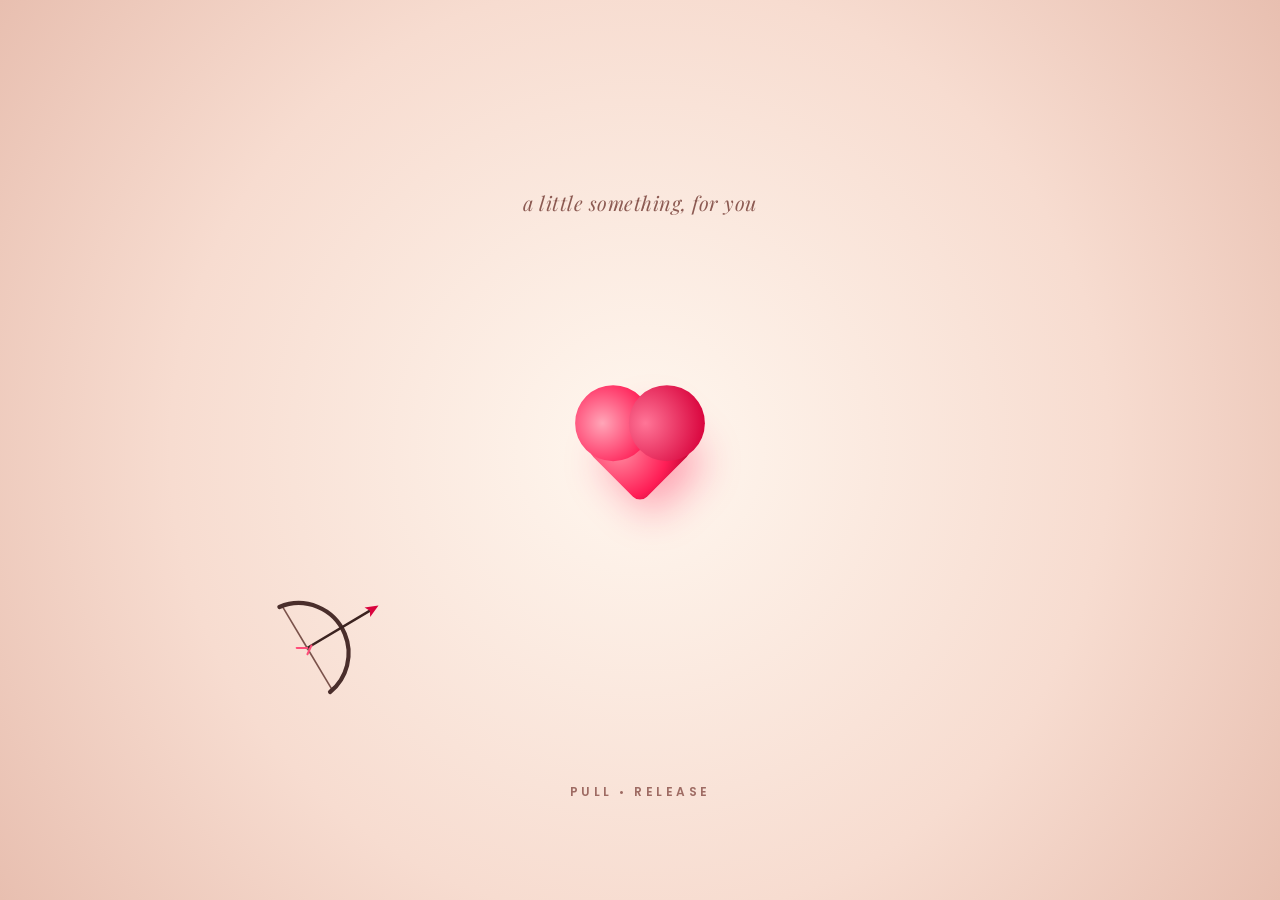
<file: index.html>
<!DOCTYPE html>
<html lang="en">
<head>
  <meta charset="UTF-8">
  <meta name="viewport" content="width=device-width, initial-scale=1.0">
  <title>Birthday Gift 🎁</title>
  <link href="https://fonts.googleapis.com/css2?family=Great+Vibes&family=Playfair+Display:ital,wght@0,600;0,700;1,400;1,600&family=Poppins:wght@300;400;600&display=swap" rel="stylesheet">
  <style>
    * {
      margin: 0;
      padding: 0;
      box-sizing: border-box;
      user-select: none;
    }

    body {
      width: 100vw;
      height: 100vh;
      overflow: hidden;
      font-family: 'Poppins', sans-serif;
      background: radial-gradient(circle at center, #fff7ef 0%, #f7dcd0 60%, #e8bfb0 100%);
    }

    .scene {
      position: absolute;
      inset: 0;
      display: flex;
      flex-direction: column;
      align-items: center;
      justify-content: center;
      opacity: 0;
      pointer-events: none;
      transition: opacity 1.1s cubic-bezier(0.4, 0, 0.2, 1);
    }

    .scene.active {
      opacity: 1;
      pointer-events: auto;
    }

    /* সিন ১ */
    .top-hint {
      position: absolute;
      top: 21%;
      font-family: 'Playfair Display', serif;
      font-style: italic;
      font-size: 1.25rem;
      color: #8c5a52;
      letter-spacing: 0.5px;
    }

    .bottom-hint {
      position: absolute;
      bottom: 11%;
      font-size: 0.75rem;
      letter-spacing: 3.5px;
      color: #9e6b63;
      font-weight: 600;
      animation: pulseText 2s ease-in-out infinite;
    }

    @keyframes pulseText {
      0%, 100% { opacity: 0.55; }
      50% { opacity: 1; }
    }

    /* পারফেক্ট শেপের ৩ডি হার্ট */
    .heart-wrapper {
      position: relative;
      width: 76px;
      height: 76px;
      animation: heartBeat 2.2s ease-in-out infinite;
      transition: transform 1.25s cubic-bezier(0.65, 0, 0.35, 1);
      z-index: 5;
    }

    .heart-wrapper.zoom-in {
      animation: none;
      transform: scale(50);
    }

    .heart {
      position: absolute;
      inset: 0;
      background: radial-gradient(circle at 30% 30%, #ff8fa3, #ff1e56 65%, #b8002e);
      transform: rotate(-45deg);
      border-radius: 10px;
      box-shadow: 0 18px 40px rgba(255, 30, 86, 0.4);
    }

    .heart::before,
    .heart::after {
      content: "";
      position: absolute;
      width: 76px;
      height: 76px;
      border-radius: 50%;
    }

    .heart::before {
      top: -38px;
      left: 0;
      background: radial-gradient(circle at 40% 40%, #ffa6b8, #ff1e56 75%);
    }

    .heart::after {
      left: 38px;
      top: 0;
      background: radial-gradient(circle at 30% 30%, #ff7597, #d9043d 80%);
    }

    @keyframes heartBeat {
      0%, 100% { transform: scale(1); }
      14% { transform: scale(1.13); }
      28% { transform: scale(1); }
      42% { transform: scale(1.08); }
    }

    #bowCanvas {
      position: absolute;
      inset: 0;
      z-index: 10;
      cursor: grab;
    }

    #bowCanvas:active {
      cursor: grabbing;
    }

    /* সিন ২: স্মুথ উইশ স্ক্রিন */
    #scene-wish {
      background: radial-gradient(circle at center, #ff2a5f 0%, #d9043d 100%);
      color: #fff;
      text-align: center;
      z-index: 20;
    }

    .wish-content {
      transform: scale(0.92);
      opacity: 0;
      transition: all 1.1s cubic-bezier(0.22, 1, 0.36, 1);
    }

    #scene-wish.active .wish-content {
      transform: scale(1);
      opacity: 1;
    }

    .sub-wish {
      font-family: 'Playfair Display', serif;
      font-style: italic;
      font-size: 1.25rem;
      opacity: 0.92;
      margin-bottom: 12px;
      letter-spacing: 0.5px;
    }

    .main-wish {
      font-family: 'Playfair Display', serif;
      font-size: clamp(3.2rem, 8.5vw, 5.8rem);
      line-height: 1.05;
      font-weight: 700;
      text-shadow: 0 12px 30px rgba(0, 0, 0, 0.16);
    }

    .bottom-wish-note {
      margin-top: 18px;
      font-family: 'Playfair Display', serif;
      font-style: italic;
      font-size: 1.05rem;
      opacity: 0.85;
    }

    /* সিন ৩: ভরাট হার্ট গাছ */
    #scene-tree {
      background: radial-gradient(circle at 68% 45%, #fff9f2 0%, #f8dfd3 65%, #e9c2b2 100%);
      z-index: 30;
    }

    #treeCanvas {
      position: absolute;
      inset: 0;
      width: 100%;
      height: 100%;
    }

    .left-message {
      position: absolute;
      left: 8%;
      top: 45%;
      transform: translateY(-50%);
      z-index: 35;
      opacity: 0;
      transition: all 1.4s cubic-bezier(0.22, 1, 0.36, 1);
    }

    #scene-tree.active .left-message {
      opacity: 1;
      transition-delay: 1.4s;
    }

    .small-italic {
      font-family: 'Playfair Display', serif;
      font-style: italic;
      color: #8c5a52;
      font-size: 1.05rem;
      margin-bottom: 4px;
    }

    .script-title {
      font-family: 'Great Vibes', cursive;
      font-size: clamp(3rem, 6.5vw, 5rem);
      color: #c2183b;
      line-height: 1.1;
      font-weight: 400;
      text-shadow: 0 4px 15px rgba(194, 24, 59, 0.15);
    }

    .sub-note {
      margin-top: 8px;
      font-family: 'Playfair Display', serif;
      font-style: italic;
      font-size: 1rem;
      color: #754a43;
    }

    .replay-btn {
      margin-top: 24px;
      padding: 8px 22px;
      border: 1.5px solid #c2183b;
      background: rgba(255, 255, 255, 0.35);
      backdrop-filter: blur(4px);
      color: #c2183b;
      border-radius: 25px;
      font-family: 'Poppins', sans-serif;
      font-size: 0.82rem;
      font-weight: 500;
      cursor: pointer;
      transition: all 0.35s ease;
    }

    .replay-btn:hover {
      background: #c2183b;
      color: #fff;
      transform: translateY(-2px);
      box-shadow: 0 6px 18px rgba(194, 24, 59, 0.25);
    }

    @media (max-width: 768px) {
      .left-message {
        top: 15%;
        left: 50%;
        transform: translate(-50%, 0);
        text-align: center;
        width: 90%;
      }
    }
  </style>
</head>
<body>

  <!-- সিন ১ -->
  <div id="scene-bow" class="scene active">
    <p class="top-hint">a little something, for you</p>
    <div id="target-heart" class="heart-wrapper">
      <div class="heart"></div>
    </div>
    <canvas id="bowCanvas"></canvas>
    <p class="bottom-hint">PULL &bull; RELEASE</p>
  </div>

  <!-- সিন ২ -->
  <div id="scene-wish" class="scene">
    <div class="wish-content">
      <p class="sub-wish">make a wish...</p>
      <h1 class="main-wish">Happy<br>Birthday</h1>
      <p class="bottom-wish-note">to someone worth celebrating</p>
    </div>
  </div>

  <!-- সিন ৩ -->
  <div id="scene-tree" class="scene">
    <div class="left-message">
      <p class="small-italic">and... make it count</p>
      <h2 class="script-title">Happy Birthday</h2>
      <p class="sub-note">here's to a year that blooms ✨</p>
      <button id="replayBtn" class="replay-btn">Replay ↺</button>
    </div>
    <canvas id="treeCanvas"></canvas>
  </div>

  <script>
    const sceneBow = document.getElementById('scene-bow');
    const sceneWish = document.getElementById('scene-wish');
    const sceneTree = document.getElementById('scene-tree');
    const targetHeart = document.getElementById('target-heart');
    const replayBtn = document.getElementById('replayBtn');

    const bowCanvas = document.getElementById('bowCanvas');
    const bCtx = bowCanvas.getContext('2d');

    let width, height;
    function resize() {
      width = bowCanvas.width = window.innerWidth;
      height = bowCanvas.height = window.innerHeight;
    }
    window.addEventListener('resize', resize);
    resize();

    let isDragging = false;
    let pullX = 0, pullY = 0;
    let smoothPullX = 0, smoothPullY = 0;
    let arrowFired = false;
    let arrowHit = false;
    let arrowPos = { x: 0, y: 0 };
    let arrowVel = { x: 0, y: 0 };
    let arrowAngle = -Math.PI / 4;
    let particles = [];

    function getBowOrigin() {
      return { x: width * 0.24, y: height * 0.72 };
    }

    function getHeartCenter() {
      return { x: width * 0.5, y: height * 0.5 };
    }

    function resetBow() {
      isDragging = false;
      pullX = 0; pullY = 0;
      smoothPullX = 0; smoothPullY = 0;
      arrowFired = false;
      arrowHit = false;
      particles = [];
      targetHeart.classList.remove('zoom-in');
      sceneBow.classList.add('active');
      sceneWish.classList.remove('active');
      sceneTree.classList.remove('active');
    }

    function startDrag(x, y) {
      if (arrowFired) return;
      const origin = getBowOrigin();
      if (Math.hypot(x - origin.x, y - origin.y) < 160) {
        isDragging = true;
      }
    }

    function moveDrag(x, y) {
      if (!isDragging || arrowFired) return;
      const origin = getBowOrigin();
      let dx = x - origin.x;
      let dy = y - origin.y;
      const maxPull = 95;
      const dist = Math.hypot(dx, dy);

      if (dist > maxPull) {
        dx = (dx / dist) * maxPull;
        dy = (dy / dist) * maxPull;
      }
      pullX = dx;
      pullY = dy;
    }

    function endDrag() {
      if (!isDragging || arrowFired) return;
      isDragging = false;
      const pullDist = Math.hypot(pullX, pullY);

      if (pullDist > 18) {
        arrowFired = true;
        const origin = getBowOrigin();
        arrowPos = { x: origin.x + smoothPullX, y: origin.y + smoothPullY };
        const speed = Math.min(pullDist * 0.34, 28);
        arrowVel = {
          x: -Math.cos(arrowAngle) * speed,
          y: -Math.sin(arrowAngle) * speed
        };
      } else {
        pullX = 0;
        pullY = 0;
      }
    }

    bowCanvas.addEventListener('mousedown', e => startDrag(e.clientX, e.clientY));
    window.addEventListener('mousemove', e => moveDrag(e.clientX, e.clientY));
    window.addEventListener('mouseup', endDrag);

    bowCanvas.addEventListener('touchstart', e => {
      const t = e.touches[0];
      startDrag(t.clientX, t.clientY);
    });
    window.addEventListener('touchmove', e => {
      const t = e.touches[0];
      moveDrag(t.clientX, t.clientY);
    });
    window.addEventListener('touchend', endDrag);

    function spawnHitParticles(x, y) {
      const colors = ['#ff1e56', '#ff7597', '#ffb3c6', '#ffd166', '#ffffff'];
      for (let i = 0; i < 28; i++) {
        const angle = Math.random() * Math.PI * 2;
        const speed = 1.5 + Math.random() * 4.5;
        particles.push({
          x, y,
          vx: Math.cos(angle) * speed,
          vy: Math.sin(angle) * speed,
          size: 3 + Math.random() * 4,
          alpha: 1,
          color: colors[Math.floor(Math.random() * colors.length)]
        });
      }
    }

    function drawBowAndArrow() {
      bCtx.clearRect(0, 0, width, height);
      if (!sceneBow.classList.contains('active')) return;

      // স্মুথ স্প্রিং ইফেক্টের জন্য ইন্টারপোলেশন
      smoothPullX += (pullX - smoothPullX) * 0.22;
      smoothPullY += (pullY - smoothPullY) * 0.22;

      const origin = getBowOrigin();
      const heart = getHeartCenter();

      if (!arrowFired) {
        if (isDragging && Math.hypot(smoothPullX, smoothPullY) > 5) {
          arrowAngle = Math.atan2(smoothPullY, smoothPullX);
        } else {
          const targetAngle = Math.atan2(origin.y - heart.y, origin.x - heart.x);
          arrowAngle += (targetAngle - arrowAngle) * 0.15;
        }
      }

      const aimAngle = arrowAngle + Math.PI;

      bCtx.save();
      bCtx.translate(origin.x, origin.y);
      bCtx.rotate(aimAngle);

      const bowRadius = 50;
      const pullBack = !arrowFired ? Math.hypot(smoothPullX, smoothPullY) : 0;

      // সুতা
      bCtx.beginPath();
      bCtx.moveTo(0, -bowRadius);
      bCtx.lineTo(-pullBack, 0);
      bCtx.lineTo(0, bowRadius);
      bCtx.strokeStyle = '#7a524b';
      bCtx.lineWidth = 1.6;
      bCtx.stroke();

      // ধনুক
      bCtx.beginPath();
      bCtx.arc(-10, 0, bowRadius, -Math.PI / 2.2, Math.PI / 2.2);
      bCtx.strokeStyle = '#4a2e2b';
      bCtx.lineWidth = 4.2;
      bCtx.lineCap = 'round';
      bCtx.stroke();

      if (!arrowFired) {
        drawSingleArrow(bCtx, -pullBack, 0);
      }
      bCtx.restore();

      if (arrowFired) {
        if (!arrowHit) {
          arrowPos.x += arrowVel.x;
          arrowPos.y += arrowVel.y;

          if (Math.hypot(arrowPos.x - heart.x, arrowPos.y - heart.y) < 42) {
            arrowHit = true;
            spawnHitParticles(heart.x, heart.y);
            triggerSequence();
          } else if (arrowPos.x > width + 100 || arrowPos.y < -100 || arrowPos.x < -100 || arrowPos.y > height + 100) {
            arrowFired = false;
            pullX = 0; pullY = 0;
            smoothPullX = 0; smoothPullY = 0;
          }
        }

        bCtx.save();
        bCtx.translate(arrowPos.x, arrowPos.y);
        bCtx.rotate(aimAngle);
        drawSingleArrow(bCtx, 0, 0);
        bCtx.restore();
      }

      // হিট স্পার্কল পার্টিকেল
      particles.forEach((p, idx) => {
        p.x += p.vx;
        p.y += p.vy;
        p.alpha -= 0.022;
        if (p.alpha <= 0) {
          particles.splice(idx, 1);
          return;
        }
        bCtx.save();
        bCtx.globalAlpha = p.alpha;
        bCtx.fillStyle = p.color;
        bCtx.beginPath();
        bCtx.arc(p.x, p.y, p.size, 0, Math.PI * 2);
        bCtx.fill();
        bCtx.restore();
      });

      requestAnimationFrame(drawBowAndArrow);
    }

    function drawSingleArrow(ctx, offsetX, offsetY) {
      const len = 76;
      ctx.beginPath();
      ctx.moveTo(offsetX, offsetY);
      ctx.lineTo(offsetX + len, offsetY);
      ctx.strokeStyle = '#3b2320';
      ctx.lineWidth = 2.5;
      ctx.stroke();

      ctx.beginPath();
      ctx.moveTo(offsetX + len + 7, offsetY);
      ctx.lineTo(offsetX + len - 6, offsetY - 5.5);
      ctx.lineTo(offsetX + len - 3, offsetY);
      ctx.lineTo(offsetX + len - 6, offsetY + 5.5);
      ctx.closePath();
      ctx.fillStyle = '#d9043d';
      ctx.fill();

      ctx.beginPath();
      ctx.moveTo(offsetX, offsetY);
      ctx.lineTo(offsetX - 9, offsetY - 5.5);
      ctx.moveTo(offsetX + 5, offsetY);
      ctx.lineTo(offsetX - 3, offsetY + 5.5);
      ctx.strokeStyle = '#ff4d79';
      ctx.lineWidth = 2;
      ctx.stroke();
    }

    function triggerSequence() {
      setTimeout(() => targetHeart.classList.add('zoom-in'), 350);
      setTimeout(() => {
        sceneBow.classList.remove('active');
        sceneWish.classList.add('active');
      }, 1300);
      setTimeout(() => {
        sceneWish.classList.remove('active');
        sceneTree.classList.add('active');
        startHeartTreeAnimation();
      }, 3800);
    }

    // ========================================================
    // সিন ৩: ছবির মতো ঘন, সফট ও ভরাট লাভ (Heart) গাছ
    // ========================================================
    const treeCanvas = document.getElementById('treeCanvas');
    const tCtx = treeCanvas.getContext('2d');
    let treeAnimId;

    function startHeartTreeAnimation() {
      cancelAnimationFrame(treeAnimId);
      const w = treeCanvas.width = window.innerWidth;
      const h = treeCanvas.height = window.innerHeight;

      const isMobile = w < 768;
      const baseX = isMobile ? w * 0.5 : w * 0.67;
      const baseY = h * 0.93;
      const trunkHeight = isMobile ? h * 0.36 : h * 0.46;

      // ছবির মতো গোলাপি, পিচ ও সোনালি-কমলা শেড
      const colorPalettes = [
        ['#ff4d79', '#ff8fa3'], // গাঢ় গোলাপি -> হালকা গোলাপি
        ['#ff758f', '#ffb3c1'], // সফট পিংক
        ['#ff85a1', '#ffc2d1'], // পেস্টেল পিংক
        ['#f77f00', '#fcbf49'], // সোনালি কমলা (ছবির হলদে-কমলা আভা)
        ['#ff9e7d', '#ffd6a5'], // পিচ-গোল্ড
        ['#e63946', '#ff758f'], // গভীর লালচে গোলাপি
        ['#ff6b8b', '#ffe5ec']  // লাইট হাইলাইট পিংক
      ];

      const leaves = [];
      const totalLeaves = 680; // অনেক বেশি ঘন করার জন্য
      const heartScale = isMobile ? 9.8 : 14.2;
      const canopyCenterY = baseY - trunkHeight - (isMobile ? 25 : 42);

      for (let i = 0; i < totalLeaves; i++) {
        // পারফেক্ট হার্ট শেপ ম্যাথ ফর্মুলা (কিনারাগুলো আরও নিখুঁত রাখার জন্য)
        const t = Math.random() * Math.PI * 2;
        // বাইরের বর্ডার একদম পরিষ্কার রাখতে র‍্যাডিয়াস ডিস্ট্রিবিউশন
        const r = Math.pow(Math.random(), 0.42); 
        
        const hx = 16 * Math.pow(Math.sin(t), 3);
        const hy = -(13 * Math.cos(t) - 5 * Math.cos(2 * t) - 2 * Math.cos(3 * t) - Math.cos(4 * t));

        const palette = colorPalettes[Math.floor(Math.random() * colorPalettes.length)];
        const maxSize = 9 + Math.random() * 11;

        leaves.push({
          baseX: baseX + hx * heartScale * r,
          baseY: canopyCenterY + hy * heartScale * r,
          maxSize: maxSize,
          currentSize: 0,
          c1: palette[0],
          c2: palette[1],
          delay: 32 + Math.random() * 75,
          angle: (Math.random() - 0.5) * 0.7,
          swayOffset: Math.random() * Math.PI * 2,
          swaySpeed: 0.015 + Math.random() * 0.015
        });
      }

      // গভীরতা (Depth) আনার জন্য আগে বড়/গাঢ় পাতা, পরে ছোট/উজ্জ্বল পাতা সাজানো
      leaves.sort((a, b) => b.maxSize - a.maxSize);

      let frame = 0;

      // ৩ডি সফট গ্রেডিয়েন্ট হার্ট আঁকার ফাংশন
      function drawSoftHeart(ctx, x, y, size, c1, c2, angle) {
        if (size <= 0.2) return;
        ctx.save();
        ctx.translate(x, y);
        ctx.rotate(angle);
        const s = size / 20;
        ctx.scale(s, s);

        const grad = ctx.createRadialGradient(-4, -8, 2, 0, -4, 18);
        grad.addColorStop(0, c2);
        grad.addColorStop(1, c1);

        ctx.beginPath();
        ctx.moveTo(0, 7);
        ctx.bezierCurveTo(0, 3, -11, -5, -11, -11);
        ctx.bezierCurveTo(-11, -18, -2, -18, 0, -11);
        ctx.bezierCurveTo(2, -18, 11, -18, 11, -11);
        ctx.bezierCurveTo(11, -5, 0, 3, 0, 7);

        ctx.shadowColor = 'rgba(217, 4, 61, 0.16)';
        ctx.shadowBlur = 5;
        ctx.fillStyle = grad;
        ctx.fill();
        ctx.restore();
      }

      function animateTree() {
        tCtx.clearRect(0, 0, w, h);
        frame++;

        // ১. স্মুথ Ease-Out গতিতে গাছের কাণ্ড ও ডালপালা বেড়ে ওঠা
        const rawProg = Math.min(frame / 55, 1);
        const trunkProgress = 1 - Math.pow(1 - rawProg, 3);

        tCtx.strokeStyle = '#4a2c26';
        tCtx.lineCap = 'round';

        // মূল কাণ্ড
        tCtx.beginPath();
        tCtx.moveTo(baseX, baseY);
        tCtx.quadraticCurveTo(
          baseX - 6,
          baseY - (trunkHeight * trunkProgress) * 0.5,
          baseX,
          baseY - trunkHeight * trunkProgress
        );
        tCtx.lineWidth = isMobile ? 12 : 16;
        tCtx.stroke();

        // ছবির মতো ভেতর পর্যন্ত ছড়ানো ডালপালা
        if (trunkProgress > 0.35) {
          const bRaw = Math.min((trunkProgress - 0.35) / 0.65, 1);
          const branchProg = 1 - Math.pow(1 - bRaw, 2.5);
          const scaleM = isMobile ? 0.68 : 1;

          const branches = [
            { startY: 0.62, endX: -125, endY: 1.08, lw: 9 },  // বাম দিকের বড় ডাল (ছবির মতো)
            { startY: 0.68, endX: 115, endY: 1.05, lw: 8 },   // ডান দিকের বড় ডাল
            { startY: 0.80, endX: -75, endY: 1.25, lw: 6 },   // বাম উপরের শাখা
            { startY: 0.84, endX: 75, endY: 1.24, lw: 6 },    // ডান উপরের শাখা
            { startY: 0.92, endX: -15, endY: 1.32, lw: 5 }    // মাঝের শাখা
          ];

          branches.forEach(b => {
            const sy = baseY - trunkHeight * b.startY;
            const ex = baseX + b.endX * branchProg * scaleM;
            const ey = baseY - trunkHeight * (b.startY + (b.endY - b.startY) * branchProg);

            tCtx.beginPath();
            tCtx.moveTo(baseX, sy);
            tCtx.quadraticCurveTo(baseX + b.endX * 0.25 * branchProg * scaleM, sy - 18, ex, ey);
            tCtx.lineWidth = b.lw * scaleM;
            tCtx.stroke();
          });
        }

        // ২. ঘন ও তুলতুলে হার্ট ফুল ফোটানো + হালকা বাতাসে দোলা
        leaves.forEach(leaf => {
          if (frame > leaf.delay) {
            // স্মুথ ইলাস্টিক গ্রোথ
            leaf.currentSize += (leaf.maxSize - leaf.currentSize) * 0.085;

            const swayX = Math.sin(frame * leaf.swaySpeed + leaf.swayOffset) * 1.8;
            const swayY = Math.cos(frame * leaf.swaySpeed + leaf.swayOffset) * 1.2;

            drawSoftHeart(
              tCtx,
              leaf.baseX + swayX,
              leaf.baseY + swayY,
              leaf.currentSize,
              leaf.c1,
              leaf.c2,
              leaf.angle + swayX * 0.03
            );
          }
        });

        treeAnimId = requestAnimationFrame(animateTree);
      }

      animateTree();
    }

    replayBtn.addEventListener('click', () => {
      cancelAnimationFrame(treeAnimId);
      resetBow();
      drawBowAndArrow();
    });

    drawBowAndArrow();
  </script>
</body>
</html>
</file>
